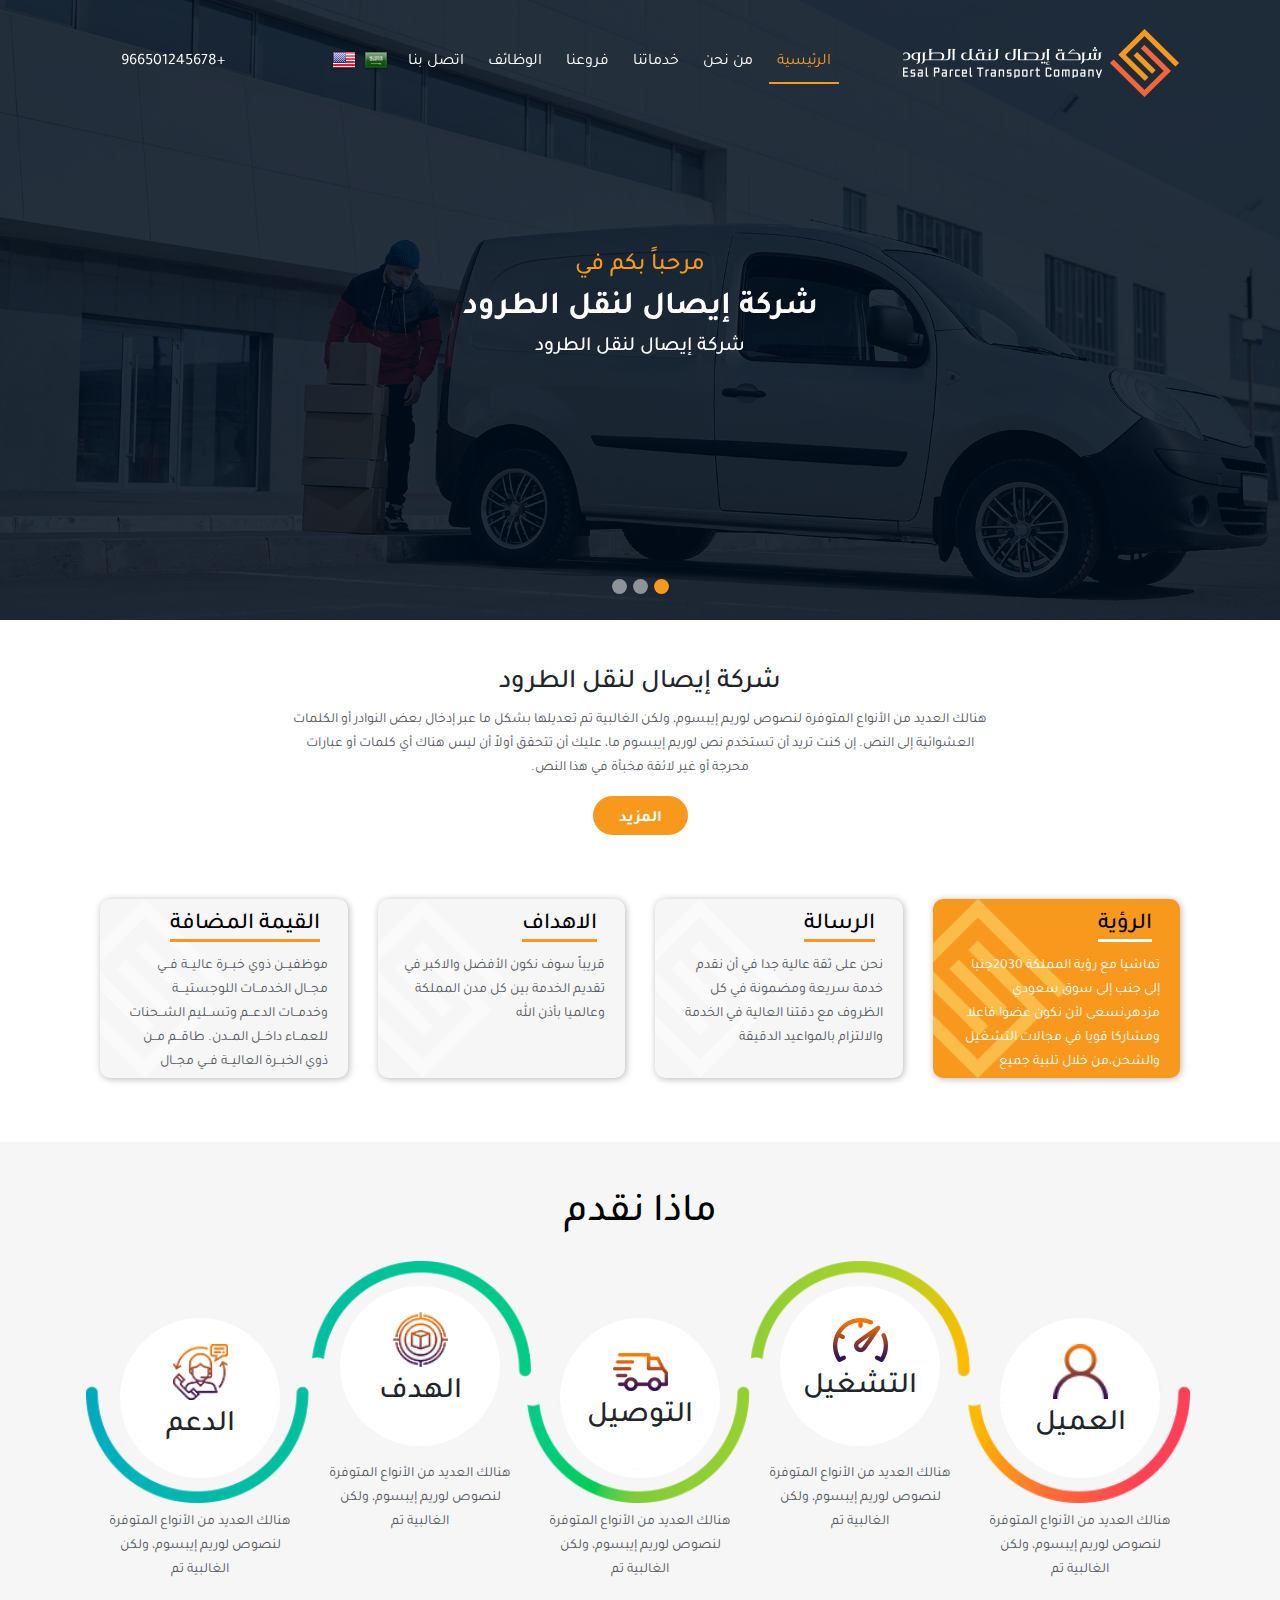
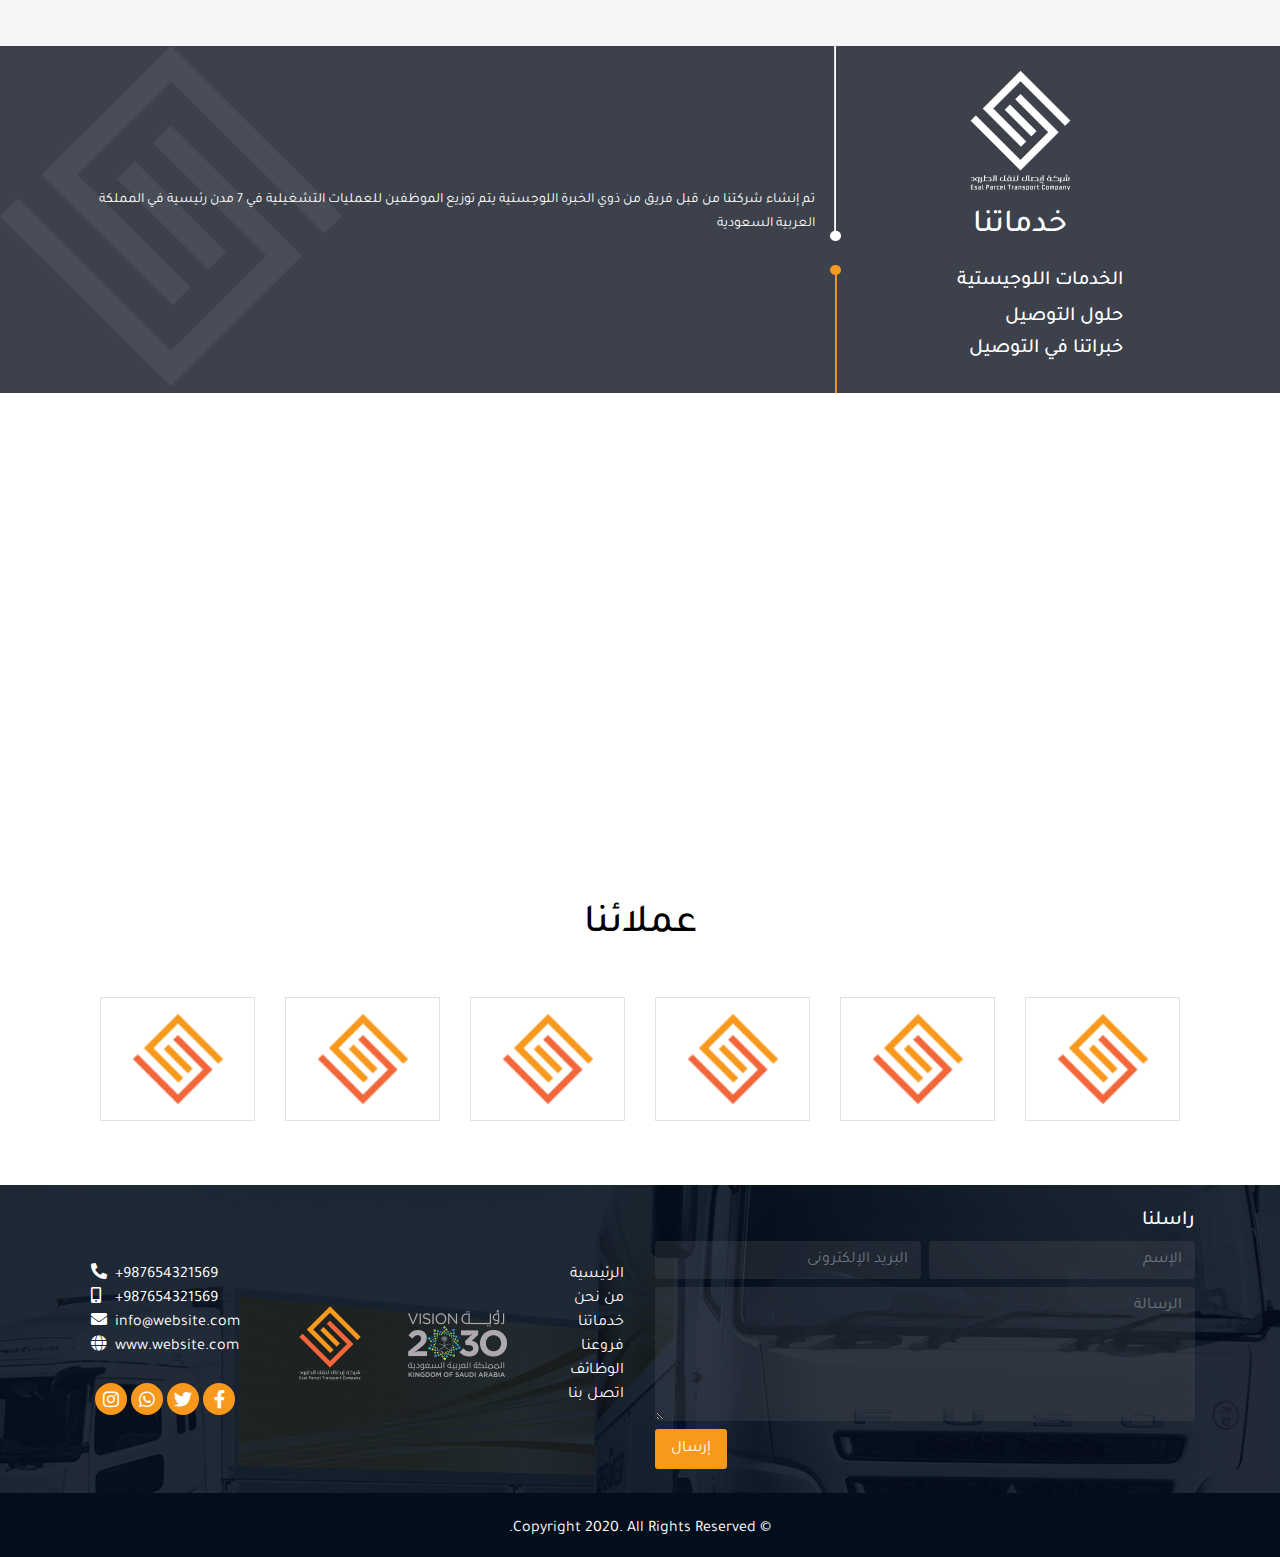
<file: index.html>
<!DOCTYPE html>
<html lang="en">
  <head>
    <meta charset="UTF-8" />
    <meta name="viewport" content="width=device-width, initial-scale=1.0" />
    <link rel="stylesheet" href="./css/bootstrap.min.css" />
    <link
      rel="stylesheet"
      href="https://cdnjs.cloudflare.com/ajax/libs/font-awesome/5.11.2/css/all.min.css"
    />
    <link
      rel="stylesheet"
      href="https://allyoucan.cloud/cdn/icofont/1.0.1/icofont.css"
      crossorigin="anonymous"
    />
    <link rel="preconnect" href="https://fonts.gstatic.com" />
    <link
      href="https://fonts.googleapis.com/css2?family=Tajawal:wght@400;500;700;900&display=swap"
      rel="stylesheet"
    />
    <link rel="stylesheet" href="./css/owl.carousel.min.css" />
    <link rel="stylesheet" href="./css/owl.theme.default.min.css" />
    <link rel="stylesheet" href="./css/style.css" />
    <title>ايصال</title>
  </head>
  <body>
    <nav class="navbar navbar-expand-lg py-4 fixed-top">
      <div class="container">
        <a class="navbar-brand buk-29" href="./index.html">
          <img src="./images/logo.png" alt=""
        /></a>
        <button
          class="navbar-toggler"
          type="button"
          data-toggle="collapse"
          data-target="#navbarSupportedContent"
          aria-controls="navbarSupportedContent"
          aria-expanded="false"
          aria-label="Toggle navigation"
        >
          <i class="custom-bars-icon"></i>
        </button>

        <div
          class="collapse navbar-collapse bar-sm"
          id="navbarSupportedContent"
        >
          <ul class="navbar-nav mx-auto cairo ml-2">
            <li class="nav-item ml-1">
              <a class="nav-link active" href="">الرئيسية</a>
            </li>
            <li class="nav-item mx-1">
              <a class="nav-link" href=" "> من نحن</a>
            </li>
            <li class="nav-item mx-1">
              <a class="nav-link" href=" ">خدماتنا</a>
            </li>
            <li class="nav-item mx-1">
              <a class="nav-link" href=" ">فروعنا</a>
            </li>
            <li class="nav-item mx-1">
              <a class="nav-link" href=" ">الوظائف</a>
            </li>
            <li class="nav-item mx-1">
              <a class="nav-link" href=" "> اتصل بنا</a>
            </li>
            <li class="nav-item mx-1 d-flex">
              <a class="nav-link px-1" href=" "
                ><img src="./images/ar.png" alt=""
              /></a>
              <a class="nav-link px-1" href=" "
                ><img src="./images/en.png" alt=""
              /></a>
            </li>
          </ul>
          <ul class="navbar-nav mx-auto cairo ml-2">
            <li class="nav-item mx-1">
              <a class="nav-link" href="">
                <i class="icofont-ui-call main-color"></i> +966501245678</a
              >
            </li>
          </ul>
        </div>
      </div>
    </nav>
    <header>
      <div
        id="carouselExampleFade"
        class="carousel slide carousel-fade"
        data-ride="carousel"
      >
        <ol class="carousel-indicators">
          <li
            data-target="#carouselExampleCaptions"
            data-slide-to="0"
            class="active"
          ></li>
          <li data-target="#carouselExampleCaptions" data-slide-to="1"></li>
          <li data-target="#carouselExampleCaptions" data-slide-to="2"></li>
        </ol>
        <div class="carousel-inner">
          <div class="carousel-item active">
            <div class="overlay"></div>
            <img src="./images/header-bg.png" class="d-block w-100 h-100" style="object-fit: cover;" alt="..." />
            <div class="carousel-caption ">
              <h4 class="main-color">مرحباً بكم في</h4>
              <h2 class="esal-title my-2">شركة إيصال لنقل الطرود</h2>
              <h5>شركة إيصال لنقل الطرود</h5>
            </div>
          </div>
          <div class="carousel-item">
            <div class="overlay"></div>
            <img src="./images/header-bg.png" class="d-block w-100 h-100" style="object-fit: cover;" alt="..." />
            <div class="carousel-caption ">
              <h4 class="main-color">مرحباً بكم في</h4>
              <h2 class="esal-title my-2">شركة إيصال لنقل الطرود</h2>
              <h5>شركة إيصال لنقل الطرود</h5>
            </div>
          </div>
          <div class="carousel-item">
            <div class="overlay"></div>
            <img src="./images/header-bg.png" class="d-block w-100 h-100" style="object-fit: cover;" alt="..." />
            <div class="carousel-caption ">
              <h4 class="main-color">مرحباً بكم في</h4>
              <h2 class="esal-title my-2">شركة إيصال لنقل الطرود</h2>
              <h5>شركة إيصال لنقل الطرود</h5>
            </div>
          </div>
        </div>
        <a
          class="carousel-control-prev"
          href="#carouselExampleFade"
          role="button"
          data-slide="prev"
        >
          <i class="icofont-thin-left fa-4x"></i>
          <span class="sr-only">Previous</span>
        </a>
        <a
          class="carousel-control-next"
          href="#carouselExampleFade"
          role="button"
          data-slide="next"
        >
          <i class="icofont-thin-right fa-4x"></i>
          <span class="sr-only">Next</span>
        </a>
      </div>
    </header>
    <section class="my-5">
      <div class="container">
        <div class="text-center mb-5">
          <h3 class="title-sm">شركة إيصال لنقل الطرود</h3>
          <p style="max-width: 700px; margin: auto">
            هنالك العديد من الأنواع المتوفرة لنصوص لوريم إيبسوم، ولكن الغالبية
            تم تعديلها بشكل ما عبر إدخال بعض النوادر أو الكلمات العشوائية إلى
            النص. إن كنت تريد أن تستخدم نص لوريم إيبسوم ما، عليك أن تتحقق أولاً
            أن ليس هناك أي كلمات أو عبارات محرجة أو غير لائقة مخبأة في هذا النص.
          </p>
          <div class="text-center my-3">
            <button class="more-btn">
              المزيد <i class="icofont-double-left weird-icon"></i>
            </button>
          </div>
        </div>
        <div class="row w-100 mx-0 px-0">
          <div class="col-xl-3 col-lg-4 col-md-6 py-3">
            <div class="ability-c img-con">
              <div class="card bg-transparent border-0">
                <div class="card-header bg-transparent border-0">
                  <h5 class="d-inline-block mb-0 mr-2">الرؤية</h5>
                </div>
                <div class="card-body bg-transparent border-0 py-0">
                  <p class="v-content">
                    تماشيا مع رؤية المملكة 2030جنبا إلى جنب إلى سوق سعودي مزدهر،نسعى  لأن نكون عضوا فاعلا ومشاركا قويا في مجالات التشغيل والشحن،من خلال تلبية جميع متطلبات العملاءفي جميع المجالات المذكورةوتسهيل جميع العقبات التى تواجه الشركات لتحقيق أهدافها.
                  </p>
                </div>
  
              </div>
              </div>
              </div>
              <div class="col-xl-3 col-lg-4 col-md-6 py-3">
              <div class="img-con">
              <div class="card bg-transparent border-0">
                <div class="card-header bg-transparent border-0">
                  <h5 class="d-inline-block mb-0 mr-2">الرسالة</h5>
                </div>
                <div class="card-body bg-transparent border-0 py-0">
                  <p class="v-content">
                    نحن على ثقة عالية جدا في أن نقدم خدمة سريعة ومضمونة في كل الظروف مع دقتنا العالية في الخدمة والالتزام بالمواعيد الدقيقة
                  </p>
                </div>
  
              </div>
              </div>
              </div>
              <div class="col-xl-3 col-lg-4 col-md-6 py-3">
                <div class="img-con">
                  <div class="card bg-transparent border-0">
                    <div class="card-header bg-transparent border-0">
                      <h5 class="d-inline-block mb-0 mr-2">الاهداف</h5>
                    </div>
                    <div class="card-body bg-transparent border-0 py-0">
                      <p class="v-content">
                        قريباً سوف نكون الأفضل والاكبر في تقديم الخدمة بين كل مدن المملكة وعالميا بأذن الله
                      </p>
                    </div>
                  </div>
                </div>
              </div>
              <div class="col-xl-3 col-lg-4 col-md-6 py-3">
                <div class="img-con">
                  <div class="card bg-transparent border-0">
                    <div class="card-header bg-transparent border-0">
                      <h5 class="d-inline-block mb-0 mr-2">القيمة المضافة</h5>
                    </div>
                    <div class="card-body bg-transparent border-0 py-0">
                      <p class="v-content">
                        موظفيــن ذوي خبــرة عاليــة فــي مجــال الخدمــات اللوجستيـــة وخدمــات الدعــم وتســليم الشــحنات للعمــاء داخــل المــدن.
                        طاقــم مــن ذوي الخبــرة العاليــة فــي مجــال العمليــات الميدانيــة.
                      </p>
                    </div>
                  </div>
                </div>
              </div>
              </div>
        <!-- <div class="row w-100 mx-0 px-0">
          <div class="col-xl-4 col-lg-4 col-md-6 py-3">
            <div class="ability-c img-con">
              <div class="card bg-transparent border-0">
                <div class="card-header bg-transparent border-0">
                  <h5 class="d-inline-block mb-0 mr-2">الرؤية</h5>
                </div>
                <div class="card-body bg-transparent border-0 py-0">
                  <p class="v-content">
                    هنالك العديد من الأنواع المتوفرة لنصوص لوريم إيبسوم، ولكن
                    الغالبية تم تعديلها بشكل ما عبر إدخال بعض النوادر أو الكلمات
                    العشوائية إلى النص. إن كنت تريد أن تستخدم نص لوريم إيبسوم
                    ما، عليك أن تتحقق أولاً أن ليس هناك أي كلمات أو عبارات محرجة
                    أو غير لائقة مخبأة في هذا النص. بينما تعمل جميع مولّدات نصوص
                    لوريم إيبسوم على الإنترنت على إعادة تكرار مقاطع من نص لوريم
                    إيبسوم نفسه عدة مرات بما تتطلبه الحاجة، يقوم مولّدنا هذا
                    باستخدام كلمات من قاموس يحوي على أكثر من 200 كلمة لا تينية،
                    مضاف إليها مجموعة من الجمل النموذجية، لتكوين نص لوريم إيبسوم
                    ذو شكل منطقي قريب إلى النص الحقيقي. وبالتالي يكون النص
                    الناتح خالي من التكرار، أو أي كلمات أو عبارات غير لائقة أو
                    ما شابه. وهذا ما يجعله أول مولّد نص لوريم إيبسوم حقيقي على
                    الإنترنت.
                  </p>
                </div>
                <div class="card-footer text-left bg-transparent border-0">
                  <a href="" class="text-white">
                    <span class="d-inline-block ml-2 more-c"
                      >المزيد
                      <i
                        style="font-size: 30px; vertical-align: middle"
                        class="icofont-long-arrow-left"
                      ></i>
                    </span>
                  </a>
                </div>
              </div>
            </div>
          </div>
          <div class="col-xl-4 col-lg-4 col-md-6 py-3">
            <div class="img-con">
              <div class="card bg-transparent border-0">
                <div class="card-header bg-transparent border-0">
                  <h5 class="d-inline-block mb-0 mr-2">الرؤية</h5>
                </div>
                <div class="card-body bg-transparent border-0 py-0">
                  <p class="v-content">
                    هنالك العديد من الأنواع المتوفرة لنصوص لوريم إيبسوم، ولكن
                    الغالبية تم تعديلها بشكل ما عبر إدخال بعض النوادر أو الكلمات
                    العشوائية إلى النص. إن كنت تريد أن تستخدم نص لوريم إيبسوم
                    ما، عليك أن تتحقق أولاً أن ليس هناك أي كلمات أو عبارات محرجة
                    أو غير لائقة مخبأة في هذا النص. بينما تعمل جميع مولّدات نصوص
                    لوريم إيبسوم على الإنترنت على إعادة تكرار مقاطع من نص لوريم
                    إيبسوم نفسه عدة مرات بما تتطلبه الحاجة، يقوم مولّدنا هذا
                    باستخدام كلمات من قاموس يحوي على أكثر من 200 كلمة لا تينية،
                    مضاف إليها مجموعة من الجمل النموذجية، لتكوين نص لوريم إيبسوم
                    ذو شكل منطقي قريب إلى النص الحقيقي. وبالتالي يكون النص
                    الناتح خالي من التكرار، أو أي كلمات أو عبارات غير لائقة أو
                    ما شابه. وهذا ما يجعله أول مولّد نص لوريم إيبسوم حقيقي على
                    الإنترنت.
                  </p>
                </div>
                <div class="card-footer text-left bg-transparent border-0">
                  <a href="" class=""
                    ><span class="d-inline-block ml-2 more-c"
                      >المزيد
                      <i
                        style="font-size: 30px; vertical-align: middle"
                        class="icofont-long-arrow-left"
                      ></i
                    ></span>
                  </a>
                </div>
              </div>
            </div>
          </div>
          <div class="col-xl-4 col-lg-4 col-md-6 py-3">
            <div class="img-con">
              <div class="card bg-transparent border-0">
                <div class="card-header bg-transparent border-0">
                  <h5 class="d-inline-block mb-0 mr-2">الرؤية</h5>
                </div>
                <div class="card-body bg-transparent border-0 py-0">
                  <p class="v-content">
                    هنالك العديد من الأنواع المتوفرة لنصوص لوريم إيبسوم، ولكن
                    الغالبية تم تعديلها بشكل ما عبر إدخال بعض النوادر أو الكلمات
                    العشوائية إلى النص. إن كنت تريد أن تستخدم نص لوريم إيبسوم
                    ما، عليك أن تتحقق أولاً أن ليس هناك أي كلمات أو عبارات محرجة
                    أو غير لائقة مخبأة في هذا النص. بينما تعمل جميع مولّدات نصوص
                    لوريم إيبسوم على الإنترنت على إعادة تكرار مقاطع من نص لوريم
                    إيبسوم نفسه عدة مرات بما تتطلبه الحاجة، يقوم مولّدنا هذا
                    باستخدام كلمات من قاموس يحوي على أكثر من 200 كلمة لا تينية،
                    مضاف إليها مجموعة من الجمل النموذجية، لتكوين نص لوريم إيبسوم
                    ذو شكل منطقي قريب إلى النص الحقيقي. وبالتالي يكون النص
                    الناتح خالي من التكرار، أو أي كلمات أو عبارات غير لائقة أو
                    ما شابه. وهذا ما يجعله أول مولّد نص لوريم إيبسوم حقيقي على
                    الإنترنت.
                  </p>
                </div>
                <div class="card-footer text-left bg-transparent border-0">
                  <a href="" class=""
                    ><span class="d-inline-block ml-2 more-c"
                      >المزيد
                      <i
                        style="font-size: 30px; vertical-align: middle"
                        class="icofont-long-arrow-left"
                      ></i
                    ></span>
                  </a>
                </div>
              </div>
            </div>
          </div>
          <div class="col-xl-4 col-lg-4 col-md-6 py-3">
            <div class="img-con">
              <div class="card bg-transparent border-0">
                <div class="card-header bg-transparent border-0">
                  <h5 class="d-inline-block mb-0 mr-2">القيمة المضافة </h5>
                </div>
                <div class="card-body bg-transparent border-0 py-0">
                  <p class="v-content">
                    موظفيــن ذوي خبــرة عاليــة فــي مجــال الخدمــات اللوجستيـــة وخدمــات الدعــم وتســليم الشــحنات للعمــاء داخــل المــدن. <br>

                    طاقــم مــن ذوي الخبــرة العاليــة فــي مجــال العمليــات الميدانيــة.                  </p>
                </div>
                
              </div>
            </div>
          </div>
        </div> -->
      </div>
    </section>
    <section class="py-5" style="background-color: rgb(246 246 246)">
      <div class="container what-provide">
        <h3 class="title-sm text-center mb-5" style="color: #000;font-size: 40px;">ماذا نقدم</h3>
        <div class="row w-100 mx-auto px-0" style="max-width: 1100px;">
          <div class="col-xl col-12 col col-lg-4 col-md-4 col-sm-6  mt-aln">
            <div class="provide ">
              <div class="provide-content bg-white">
                <img src="./images/client.png" alt="" />
                <h5 class="text-center my-2">العميل</h5>
              </div>
              <img class="under under1" src="./images/under1.png" alt="">
            </div>
            <p class="mt-aln text-center">هنالك العديد من الأنواع المتوفرة لنصوص لوريم إيبسوم، ولكن الغالبية تم </p>
          </div>
          <div class="col-xl col-12 col col-lg-4 col-md-4 col-sm-6  ">
            <div class="provide ">
              <div class="provide-content bg-white">
                <img src="./images/process.png" alt="" />
                <h5 class="text-center my-2">التشغيل</h5>
              </div>
              <img class="under under2" src="./images/under2.png" alt="">
            </div>
            <p class="mt-al text-center">هنالك العديد من الأنواع المتوفرة لنصوص لوريم إيبسوم، ولكن الغالبية تم </p>

          </div>
          <div class="col-xl col-12 col col-lg-4 col-md-4 col-sm-6   mt-aln">
            <div class="provide ">
              <div class="provide-content bg-white">
                <img src="./images/delivery.png" alt="" />
                <h5 class="text-center my-2">التوصيل</h5>
              </div>
              <img class="under under1" src="./images/under3.png" alt="">
            </div>
            <p class="mt-aln text-center">هنالك العديد من الأنواع المتوفرة لنصوص لوريم إيبسوم، ولكن الغالبية تم </p>

          </div>
          <div class="col-xl col-12 col col-lg-4 col-md-4 col-sm-6  ">
            <div class="provide ">
              <div class="provide-content bg-white">
                <img src="./images/target.png" alt="" />
                <h5 class="text-center my-2">الهدف</h5>
              </div>
              <img class="under under2" src="./images/under4.png" alt="">
            </div>
            <p class="mt-al text-center">هنالك العديد من الأنواع المتوفرة لنصوص لوريم إيبسوم، ولكن الغالبية تم </p>
          </div>
          <div class="col-xl col-12 col col-lg-4 col-md-4 col-sm-6   mt-aln">
            <div class="provide ">
              <div class="provide-content bg-white">
                <img src="./images/customer-service.png" alt="" />
                <h5 class="text-center my-2">الدعم</h5>
              </div>
              <img class="under under1" src="./images/under5.png" alt="">
            </div>
            <p class="mt-aln text-center">هنالك العديد من الأنواع المتوفرة لنصوص لوريم إيبسوم، ولكن الغالبية تم </p>
          </div>
        </div>
      </div>
    </section>
    <section  class="postion-relative services">
      <img class="section-bg-img" src="./images/section-img.png" alt="">
      <div class="container">
        <div class="row">
          <div class="col-md-4">
            <div class="d-flex justify-content-between">
              <div class="text-center flex-grow-1 text-white m-4">
                <img src="./images/services.png" alt="">
                <div>
                  <h2 class="text-white my-3">خدماتنا</h2>
                </div>
                <div style="max-width: 205px;" class="mx-auto text-right">
                  <h5>الخدمات اللوجيستية <i style="font-size: 30px; vertical-align: middle" class="icofont-long-arrow-left main-color"></i></h5>
                  <h5>حلول التوصيل</h5>
                  <h5>خبراتنا في التوصيل</h5>
                </div>
              </div>
              <div class="d-flex flex-column justify-content-between align-items-between imgs-sep">
                <img class="d-block mb-3" style="height: 56%;width: 11px;" src="./images/up-white.png" alt="">
                <img class="d-block" style="height: 37%;width: 11px;" src="./images/down-yellow.png" alt="">
              </div>
            </div>
            <div>
  
            </div>
          </div>
          <div class="col-md-8">
           <div class="d-flex align-items-center h-100">
            <p class="text-white">تم إنشاء شركتنا من قبل فريق من ذوي الخبرة اللوجستية يتم توزيع الموظفين للعمليات التشغيلية في 7 مدن رئيسية في المملكة العربية السعودية</p>
           </div>
          </div>
        </div>
      </div>
    </section>
    <section>
      <iframe class="w-100" src="https://www.google.com/maps/embed?pb=!1m14!1m12!1m3!1d58991848.66665924!2d30.418989009420876!3d25.519160213029533!2m3!1f0!2f0!3f0!3m2!1i1024!2i768!4f13.1!5e0!3m2!1sen!2seg!4v1605938361830!5m2!1sen!2seg" width="600" height="450" frameborder="0" style="border:0;" allowfullscreen="" aria-hidden="false" tabindex="0"></iframe>
    </section>
    <section class="my-5">
      <div class="container">
        <h3 class="title-sm text-center mb-5" style="color: #000;font-size: 40px;">عملائنا</h3>
        <div class="row w-100 mx-0 px-0">
          <div class="col-xl-2 col-lg-3 col-md-4 col-sm-6 mb-3  md-4">
            <div class="client-section d-flex align-items-center p-3 border justify-content-center">
              <img style="width: 90px;height: 90px;" src="./images/client-section.png" alt="">
            </div>
          </div>
          <div class="col-xl-2 col-lg-3 col-md-4 col-sm-6 mb-3  md-4">
            <div class="client-section d-flex align-items-center p-3 border justify-content-center">
              <img style="width: 90px;height: 90px;" src="./images/client-section.png" alt="">
            </div>
          </div>
          <div class="col-xl-2 col-lg-3 col-md-4 col-sm-6 mb-3  md-4">
            <div class="client-section d-flex align-items-center p-3 border justify-content-center">
              <img style="width: 90px;height: 90px;" src="./images/client-section.png" alt="">
            </div>
          </div>
          <div class="col-xl-2 col-lg-3 col-md-4 col-sm-6 mb-3  md-4">
            <div class="client-section d-flex align-items-center p-3 border justify-content-center">
              <img style="width: 90px;height: 90px;" src="./images/client-section.png" alt="">
            </div>
          </div>
          <div class="col-xl-2 col-lg-3 col-md-4 col-sm-6 mb-3  md-4">
            <div class="client-section d-flex align-items-center p-3 border justify-content-center">
              <img style="width: 90px;height: 90px;" src="./images/client-section.png" alt="">
            </div>
          </div>
          <div class="col-xl-2 col-lg-3 col-md-4 col-sm-6 mb-3  md-4">
            <div class="client-section d-flex align-items-center p-3 border justify-content-center">
              <img style="width: 90px;height: 90px;" src="./images/client-section.png" alt="">
            </div>
          </div>
        </div>
      </div>
    </section>
 
    



    <footer>
     
      <div class="main-footer position-relative">
        <div class="container position-relative" style="z-index: 5;">
          <div class="row text-white">
          
            <div class=" col-xl-6 col-lg-5 minister  mt-4 mb-3">
              <h5 class="font-weigh-bold mb-2">راسلنا</h5>
              <form action="">
                <div class="row">
                  <div class="col-6 pl-1 mb-2  med-1">
                    <input placeholder="الإسم" type="text" class="form-control ">
                  </div>
                  <div class="col-6 pr-1 mb-2  med-2">
                    <input placeholder="البريد الإلكترونى" type="text" class="form-control ">
                  </div>
                  <div class="col-12">
                    <textarea placeholder="الرسالة" class="form-control " name="" id="" cols="30" rows="5"></textarea>
                  </div>
                  <div class="text-left col-12 my-2">
                    <button class="contact-btn  py-2 px-3">إرسال</button>
                  </div>
                </div>
    
              </form>
            </div>
            <div class="col-xl-1 col-lg-1 col-md-4 col-sm-4 col-3  mt-4 mb-3">
              <div class="row links align-items-center h-100">
                <div class=" p-0">
                  <ul class="list-unstyled text-right pr-3">
                    <li><a href="" class="text-white">الرئيسية</a></li>
                    <li><a href="" class="text-white">من نحن </a></li>
                    <li><a href="" class="text-white">خدماتنا</a></li>
                    <li><a href="" class="text-white">فروعنا</a></li>
                    <li><a href="" class="text-white">الوظائف</a></li>
                    <li><a href="" class="text-white">اتصل بنا</a></li>
                  </ul>
                </div>
              </div>
            </div>
            <div class="col-xl-3 col-lg-3 col-md-4 col-sm-4 col-9 mt-4 mb-3">
              <div class="d-flex align-items-center h-100 justify-content-around">
                <img src="./images/2020.png" alt="">
                <img src="./images/footer-logo.png" alt="">
              </div>
            </div>
            <div class="col-xl-2 col-lg-3 col-md-4 col-sm-4 col-12  mt-4 mb-3 d-flex flex-column align-items-center justify-content-center">
              <ul class="list-unstyled plus-info p-0 text-left">
                <li><a class="text-white" href=""> <span class="ph-n"><bdo dir="rtl">965123456789+</bdo></span> <span class="footer-link"> <i style="width: 20px;" class="fas   fa-phone-alt"></i></span></a></li>
                <li><a class="text-white" href=""> <span class="ph-n"><bdo dir="rtl">965123456789+</bdo></span> <span class="footer-link"> <i style="width: 20px;" class="fas   fa-mobile-alt"></i></span></a></li>
                <li><a class="text-white" href=""> info@website.com <span class="footer-link"> <i style="width: 20px;" class="fas   fa-envelope"></i></span></a></li>
                <li><a class="text-white" href=""> www.website.com <span class="footer-link"> <i style="width: 20px;" class="fas   fa-globe"></i></span></a></li>
              </ul>
              <ul class="navbar-nav p-0 social-links text-left">
                <li class="nav-item">
                  <a class="nav-link d-inline-block " href="#"><i class="fab fa-facebook-f"></i></a>
                  <a class="nav-link d-inline-block " href="#"><i class="fab fa-twitter"></i></a>
                  <a class="nav-link d-inline-block " href="#"><i class="fab fa-whatsapp"></i></a>
                  <a class="nav-link d-inline-block " href="#"><i class="fab fa-instagram"></i></a>
  
                </li>
              </ul>
            </div>
          </div>
        </div>
      </div>

      <div class="bg-light-color">
        <div class="last-footer container-fluid">
          <div class="copy-rights text-center w-100 mt-3 mb-2">
            <a href="https://www.const-tech.com.sa/" target="_black" class="text-white mb-0 tech">© Copyright 2020. All Rights Reserved.
            </a>
          </div>
         
        </div>
      </div>
    </footer>
    <script src="./js/jquery-3.3.1.min.js"></script>
    <script src="./js/popper.min.js"></script>
    <script src="./js/bootstrap.min.js"></script>
    <script src="./js/owl.carousel.min.js"></script>
    <script src="./js/main.js"></script>
  </body>
</html>
</file>
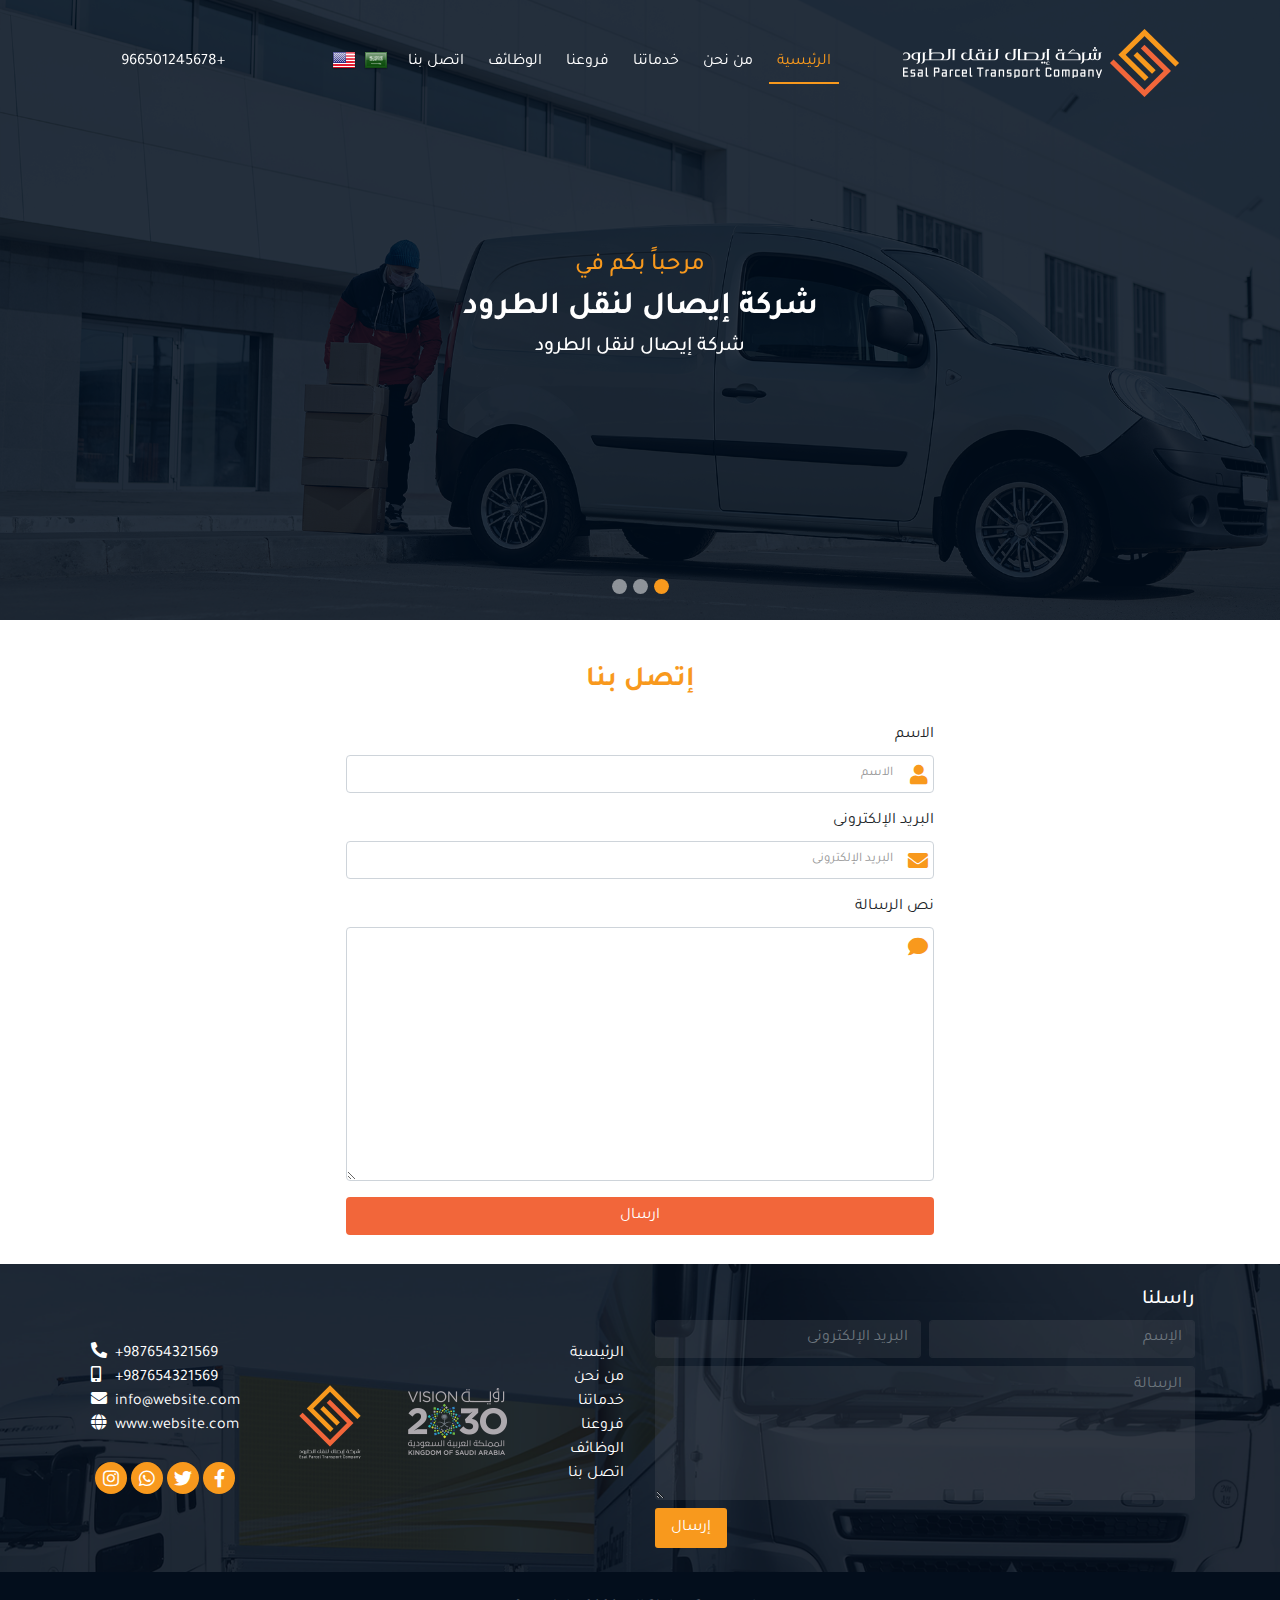
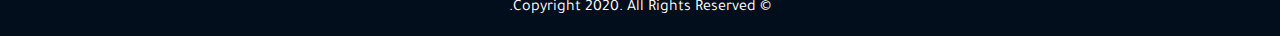
<file: contact.html>
<!DOCTYPE html>
<html lang="en">
  <head>
    <meta charset="UTF-8" />
    <meta name="viewport" content="width=device-width, initial-scale=1.0" />
    <link rel="stylesheet" href="./css/bootstrap.min.css" />
    <link
      rel="stylesheet"
      href="https://cdnjs.cloudflare.com/ajax/libs/font-awesome/5.11.2/css/all.min.css"
    />
    <link
      rel="stylesheet"
      href="https://allyoucan.cloud/cdn/icofont/1.0.1/icofont.css"
      crossorigin="anonymous"
    />
    <link rel="preconnect" href="https://fonts.gstatic.com" />
    <link
      href="https://fonts.googleapis.com/css2?family=Tajawal:wght@400;500;700;900&display=swap"
      rel="stylesheet"
    />
    <link rel="stylesheet" href="./css/owl.carousel.min.css" />
    <link rel="stylesheet" href="./css/owl.theme.default.min.css" />
    <link rel="stylesheet" href="./css/style.css" />
    <title>ايصال</title>
  </head>
  <body>
    <nav class="navbar navbar-expand-lg py-4 fixed-top">
      <div class="container">
        <a class="navbar-brand buk-29" href="./index.html">
          <img src="./images/logo.png" alt=""
        /></a>
        <button
          class="navbar-toggler"
          type="button"
          data-toggle="collapse"
          data-target="#navbarSupportedContent"
          aria-controls="navbarSupportedContent"
          aria-expanded="false"
          aria-label="Toggle navigation"
        >
          <i class="custom-bars-icon"></i>
        </button>

        <div
          class="collapse navbar-collapse bar-sm"
          id="navbarSupportedContent"
        >
          <ul class="navbar-nav mx-auto cairo ml-2">
            <li class="nav-item ml-1">
              <a class="nav-link active" href="">الرئيسية</a>
            </li>
            <li class="nav-item mx-1">
              <a class="nav-link" href=" "> من نحن</a>
            </li>
            <li class="nav-item mx-1">
              <a class="nav-link" href=" ">خدماتنا</a>
            </li>
            <li class="nav-item mx-1">
              <a class="nav-link" href=" ">فروعنا</a>
            </li>
            <li class="nav-item mx-1">
              <a class="nav-link" href=" ">الوظائف</a>
            </li>
            <li class="nav-item mx-1">
              <a class="nav-link" href=" "> اتصل بنا</a>
            </li>
            <li class="nav-item mx-1 d-flex">
              <a class="nav-link px-1" href=" "
                ><img src="./images/ar.png" alt=""
              /></a>
              <a class="nav-link px-1" href=" "
                ><img src="./images/en.png" alt=""
              /></a>
            </li>
          </ul>
          <ul class="navbar-nav mx-auto cairo ml-2">
            <li class="nav-item mx-1">
              <a class="nav-link" href="">
                <i class="icofont-ui-call main-color"></i> +966501245678</a
              >
            </li>
          </ul>
        </div>
      </div>
    </nav>
    <header>
      <div
        id="carouselExampleFade"
        class="carousel slide carousel-fade"
        data-ride="carousel"
      >
        <ol class="carousel-indicators">
          <li
            data-target="#carouselExampleCaptions"
            data-slide-to="0"
            class="active"
          ></li>
          <li data-target="#carouselExampleCaptions" data-slide-to="1"></li>
          <li data-target="#carouselExampleCaptions" data-slide-to="2"></li>
        </ol>
        <div class="carousel-inner">
          <div class="carousel-item active">
            <div class="overlay"></div>
            <img src="./images/header-bg.png" class="d-block w-100 h-100" style="object-fit: cover;" alt="..." />
            <div class="carousel-caption ">
              <h4 class="main-color">مرحباً بكم في</h4>
              <h2 class="esal-title my-2">شركة إيصال لنقل الطرود</h2>
              <h5>شركة إيصال لنقل الطرود</h5>
            </div>
          </div>
          <div class="carousel-item">
            <div class="overlay"></div>
            <img src="./images/header-bg.png" class="d-block w-100 h-100" style="object-fit: cover;" alt="..." />
            <div class="carousel-caption ">
              <h4 class="main-color">مرحباً بكم في</h4>
              <h2 class="esal-title my-2">شركة إيصال لنقل الطرود</h2>
              <h5>شركة إيصال لنقل الطرود</h5>
            </div>
          </div>
          <div class="carousel-item">
            <div class="overlay"></div>
            <img src="./images/header-bg.png" class="d-block w-100 h-100" style="object-fit: cover;" alt="..." />
            <div class="carousel-caption ">
              <h4 class="main-color">مرحباً بكم في</h4>
              <h2 class="esal-title my-2">شركة إيصال لنقل الطرود</h2>
              <h5>شركة إيصال لنقل الطرود</h5>
            </div>
          </div>
        </div>
        <a
          class="carousel-control-prev"
          href="#carouselExampleFade"
          role="button"
          data-slide="prev"
        >
          <i class="icofont-thin-left fa-4x"></i>
          <span class="sr-only">Previous</span>
        </a>
        <a
          class="carousel-control-next"
          href="#carouselExampleFade"
          role="button"
          data-slide="next"
        >
          <i class="icofont-thin-right fa-4x"></i>
          <span class="sr-only">Next</span>
        </a>
      </div>
    </header>
   

    <div class="container" style="max-width: 700px;margin:auto;">
      <div class=" bg-white p-3 main-form py-4">
         
        <div>
          <h3 class="text-center main-color font-weight-bold py-3">إتصل بنا</h3>
        </div>
        <div>
          <form action="" class="login-form">
            <div class="form-group ">
              <label for="" class="">الاسم</label>
              <div class="position-relative">
                <input type="text" class="form-control" placeholder="الاسم">
                <i class="fas fa-user log-form"></i>
              </div>
            </div>
            <div class="form-group ">
              <label for="" class="">البريد الإلكترونى</label>
              <div class="position-relative">
                <input type="text" class="form-control" placeholder="البريد الإلكترونى">
                <i class="fas fa-envelope log-form"></i>
              </div>
            </div>
            <div class="form-group ">
              <label for="" class="">نص الرسالة</label>
              <div class="position-relative">
                <textarea name="" class="form-control" id="" cols="30" rows="10"></textarea>
                <i class="fas fa-comment log-form"></i>
              </div>
            </div>
            <div>
              <button class="btn btn-block text-white log-btn">ارسال </button>
            </div>
          </form>
        </div>
      </div>
    </div>
    



    <footer>
     
      <div class="main-footer position-relative">
        <div class="container position-relative" style="z-index: 5;">
          <div class="row text-white">
          
            <div class=" col-xl-6 col-lg-5 minister  mt-4 mb-3">
              <h5 class="font-weigh-bold mb-2">راسلنا</h5>
              <form action="">
                <div class="row">
                  <div class="col-6 pl-1 mb-2  med-1">
                    <input placeholder="الإسم" type="text" class="form-control ">
                  </div>
                  <div class="col-6 pr-1 mb-2  med-2">
                    <input placeholder="البريد الإلكترونى" type="text" class="form-control ">
                  </div>
                  <div class="col-12">
                    <textarea placeholder="الرسالة" class="form-control " name="" id="" cols="30" rows="5"></textarea>
                  </div>
                  <div class="text-left col-12 my-2">
                    <button class="contact-btn  py-2 px-3">إرسال</button>
                  </div>
                </div>
    
              </form>
            </div>
            <div class="col-xl-1 col-lg-1 col-md-4 col-sm-4 col-3  mt-4 mb-3">
              <div class="row links align-items-center h-100">
                <div class=" p-0">
                  <ul class="list-unstyled text-right pr-3">
                    <li><a href="" class="text-white">الرئيسية</a></li>
                    <li><a href="" class="text-white">من نحن </a></li>
                    <li><a href="" class="text-white">خدماتنا</a></li>
                    <li><a href="" class="text-white">فروعنا</a></li>
                    <li><a href="" class="text-white">الوظائف</a></li>
                    <li><a href="" class="text-white">اتصل بنا</a></li>
                  </ul>
                </div>
              </div>
            </div>
            <div class="col-xl-3 col-lg-3 col-md-4 col-sm-4 col-9 mt-4 mb-3">
              <div class="d-flex align-items-center h-100 justify-content-around">
                <img src="./images/2020.png" alt="">
                <img src="./images/footer-logo.png" alt="">
              </div>
            </div>
            <div class="col-xl-2 col-lg-3 col-md-4 col-sm-4 col-12  mt-4 mb-3 d-flex flex-column align-items-center justify-content-center">
              <ul class="list-unstyled plus-info p-0 text-left">
                <li><a class="text-white" href=""> <span class="ph-n"><bdo dir="rtl">965123456789+</bdo></span> <span class="footer-link"> <i style="width: 20px;" class="fas   fa-phone-alt"></i></span></a></li>
                <li><a class="text-white" href=""> <span class="ph-n"><bdo dir="rtl">965123456789+</bdo></span> <span class="footer-link"> <i style="width: 20px;" class="fas   fa-mobile-alt"></i></span></a></li>
                <li><a class="text-white" href=""> info@website.com <span class="footer-link"> <i style="width: 20px;" class="fas   fa-envelope"></i></span></a></li>
                <li><a class="text-white" href=""> www.website.com <span class="footer-link"> <i style="width: 20px;" class="fas   fa-globe"></i></span></a></li>
              </ul>
              <ul class="navbar-nav p-0 social-links text-left">
                <li class="nav-item">
                  <a class="nav-link d-inline-block " href="#"><i class="fab fa-facebook-f"></i></a>
                  <a class="nav-link d-inline-block " href="#"><i class="fab fa-twitter"></i></a>
                  <a class="nav-link d-inline-block " href="#"><i class="fab fa-whatsapp"></i></a>
                  <a class="nav-link d-inline-block " href="#"><i class="fab fa-instagram"></i></a>
  
                </li>
              </ul>
            </div>
          </div>
        </div>
      </div>

      <div class="bg-light-color">
        <div class="last-footer container-fluid">
          <div class="copy-rights text-center w-100 mt-3 mb-2">
            <a href="https://www.const-tech.com.sa/" target="_black" class="text-white mb-0 tech">© Copyright 2020. All Rights Reserved.
            </a>
          </div>
         
        </div>
      </div>
    </footer>
    <script src="./js/jquery-3.3.1.min.js"></script>
    <script src="./js/popper.min.js"></script>
    <script src="./js/bootstrap.min.js"></script>
    <script src="./js/owl.carousel.min.js"></script>
    <script src="./js/main.js"></script>
  </body>
</html>
</file>
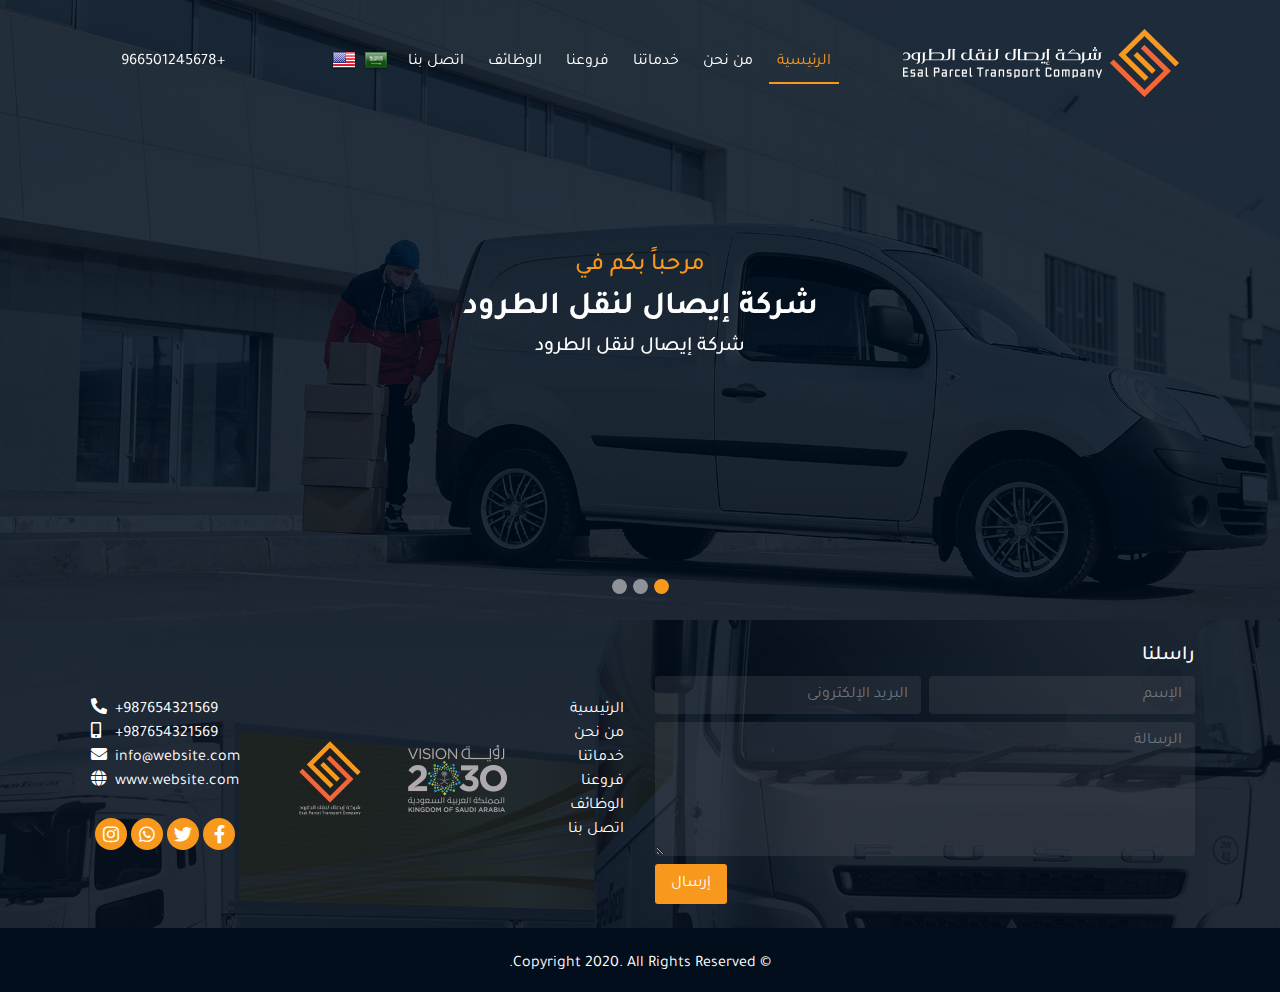
<file: empty.html>
<!DOCTYPE html>
<html lang="en">
  <head>
    <meta charset="UTF-8" />
    <meta name="viewport" content="width=device-width, initial-scale=1.0" />
    <link rel="stylesheet" href="./css/bootstrap.min.css" />
    <link
      rel="stylesheet"
      href="https://cdnjs.cloudflare.com/ajax/libs/font-awesome/5.11.2/css/all.min.css"
    />
    <link
      rel="stylesheet"
      href="https://allyoucan.cloud/cdn/icofont/1.0.1/icofont.css"
      crossorigin="anonymous"
    />
    <link rel="preconnect" href="https://fonts.gstatic.com" />
    <link
      href="https://fonts.googleapis.com/css2?family=Tajawal:wght@400;500;700;900&display=swap"
      rel="stylesheet"
    />
    <link rel="stylesheet" href="./css/owl.carousel.min.css" />
    <link rel="stylesheet" href="./css/owl.theme.default.min.css" />
    <link rel="stylesheet" href="./css/style.css" />
    <title>ايصال</title>
  </head>
  <body>
    <nav class="navbar navbar-expand-lg py-4 fixed-top">
      <div class="container">
        <a class="navbar-brand buk-29" href="./index.html">
          <img src="./images/logo.png" alt=""
        /></a>
        <button
          class="navbar-toggler"
          type="button"
          data-toggle="collapse"
          data-target="#navbarSupportedContent"
          aria-controls="navbarSupportedContent"
          aria-expanded="false"
          aria-label="Toggle navigation"
        >
          <i class="custom-bars-icon"></i>
        </button>

        <div
          class="collapse navbar-collapse bar-sm"
          id="navbarSupportedContent"
        >
          <ul class="navbar-nav mx-auto cairo ml-2">
            <li class="nav-item ml-1">
              <a class="nav-link active" href="">الرئيسية</a>
            </li>
            <li class="nav-item mx-1">
              <a class="nav-link" href=" "> من نحن</a>
            </li>
            <li class="nav-item mx-1">
              <a class="nav-link" href=" ">خدماتنا</a>
            </li>
            <li class="nav-item mx-1">
              <a class="nav-link" href=" ">فروعنا</a>
            </li>
            <li class="nav-item mx-1">
              <a class="nav-link" href=" ">الوظائف</a>
            </li>
            <li class="nav-item mx-1">
              <a class="nav-link" href=" "> اتصل بنا</a>
            </li>
            <li class="nav-item mx-1 d-flex">
              <a class="nav-link px-1" href=" "
                ><img src="./images/ar.png" alt=""
              /></a>
              <a class="nav-link px-1" href=" "
                ><img src="./images/en.png" alt=""
              /></a>
            </li>
          </ul>
          <ul class="navbar-nav mx-auto cairo ml-2">
            <li class="nav-item mx-1">
              <a class="nav-link" href="">
                <i class="icofont-ui-call main-color"></i> +966501245678</a
              >
            </li>
          </ul>
        </div>
      </div>
    </nav>
    <header>
      <div
        id="carouselExampleFade"
        class="carousel slide carousel-fade"
        data-ride="carousel"
      >
        <ol class="carousel-indicators">
          <li
            data-target="#carouselExampleCaptions"
            data-slide-to="0"
            class="active"
          ></li>
          <li data-target="#carouselExampleCaptions" data-slide-to="1"></li>
          <li data-target="#carouselExampleCaptions" data-slide-to="2"></li>
        </ol>
        <div class="carousel-inner">
          <div class="carousel-item active">
            <div class="overlay"></div>
            <img src="./images/header-bg.png" class="d-block w-100 h-100" style="object-fit: cover;" alt="..." />
            <div class="carousel-caption ">
              <h4 class="main-color">مرحباً بكم في</h4>
              <h2 class="esal-title my-2">شركة إيصال لنقل الطرود</h2>
              <h5>شركة إيصال لنقل الطرود</h5>
            </div>
          </div>
          <div class="carousel-item">
            <div class="overlay"></div>
            <img src="./images/header-bg.png" class="d-block w-100 h-100" style="object-fit: cover;" alt="..." />
            <div class="carousel-caption ">
              <h4 class="main-color">مرحباً بكم في</h4>
              <h2 class="esal-title my-2">شركة إيصال لنقل الطرود</h2>
              <h5>شركة إيصال لنقل الطرود</h5>
            </div>
          </div>
          <div class="carousel-item">
            <div class="overlay"></div>
            <img src="./images/header-bg.png" class="d-block w-100 h-100" style="object-fit: cover;" alt="..." />
            <div class="carousel-caption ">
              <h4 class="main-color">مرحباً بكم في</h4>
              <h2 class="esal-title my-2">شركة إيصال لنقل الطرود</h2>
              <h5>شركة إيصال لنقل الطرود</h5>
            </div>
          </div>
        </div>
        <a
          class="carousel-control-prev"
          href="#carouselExampleFade"
          role="button"
          data-slide="prev"
        >
          <i class="icofont-thin-left fa-4x"></i>
          <span class="sr-only">Previous</span>
        </a>
        <a
          class="carousel-control-next"
          href="#carouselExampleFade"
          role="button"
          data-slide="next"
        >
          <i class="icofont-thin-right fa-4x"></i>
          <span class="sr-only">Next</span>
        </a>
      </div>
    </header>
   

    <div class="container" style="max-width: 700px;margin:auto;">
    </div>
    



    <footer>
     
      <div class="main-footer position-relative">
        <div class="container position-relative" style="z-index: 5;">
          <div class="row text-white">
          
            <div class=" col-xl-6 col-lg-5 minister  mt-4 mb-3">
              <h5 class="font-weigh-bold mb-2">راسلنا</h5>
              <form action="">
                <div class="row">
                  <div class="col-6 pl-1 mb-2  med-1">
                    <input placeholder="الإسم" type="text" class="form-control ">
                  </div>
                  <div class="col-6 pr-1 mb-2  med-2">
                    <input placeholder="البريد الإلكترونى" type="text" class="form-control ">
                  </div>
                  <div class="col-12">
                    <textarea placeholder="الرسالة" class="form-control " name="" id="" cols="30" rows="5"></textarea>
                  </div>
                  <div class="text-left col-12 my-2">
                    <button class="contact-btn  py-2 px-3">إرسال</button>
                  </div>
                </div>
    
              </form>
            </div>
            <div class="col-xl-1 col-lg-1 col-md-4 col-sm-4 col-3  mt-4 mb-3">
              <div class="row links align-items-center h-100">
                <div class=" p-0">
                  <ul class="list-unstyled text-right pr-3">
                    <li><a href="" class="text-white">الرئيسية</a></li>
                    <li><a href="" class="text-white">من نحن </a></li>
                    <li><a href="" class="text-white">خدماتنا</a></li>
                    <li><a href="" class="text-white">فروعنا</a></li>
                    <li><a href="" class="text-white">الوظائف</a></li>
                    <li><a href="" class="text-white">اتصل بنا</a></li>
                  </ul>
                </div>
              </div>
            </div>
            <div class="col-xl-3 col-lg-3 col-md-4 col-sm-4 col-9 mt-4 mb-3">
              <div class="d-flex align-items-center h-100 justify-content-around">
                <img src="./images/2020.png" alt="">
                <img src="./images/footer-logo.png" alt="">
              </div>
            </div>
            <div class="col-xl-2 col-lg-3 col-md-4 col-sm-4 col-12  mt-4 mb-3 d-flex flex-column align-items-center justify-content-center">
              <ul class="list-unstyled plus-info p-0 text-left">
                <li><a class="text-white" href=""> <span class="ph-n"><bdo dir="rtl">965123456789+</bdo></span> <span class="footer-link"> <i style="width: 20px;" class="fas   fa-phone-alt"></i></span></a></li>
                <li><a class="text-white" href=""> <span class="ph-n"><bdo dir="rtl">965123456789+</bdo></span> <span class="footer-link"> <i style="width: 20px;" class="fas   fa-mobile-alt"></i></span></a></li>
                <li><a class="text-white" href=""> info@website.com <span class="footer-link"> <i style="width: 20px;" class="fas   fa-envelope"></i></span></a></li>
                <li><a class="text-white" href=""> www.website.com <span class="footer-link"> <i style="width: 20px;" class="fas   fa-globe"></i></span></a></li>
              </ul>
              <ul class="navbar-nav p-0 social-links text-left">
                <li class="nav-item">
                  <a class="nav-link d-inline-block " href="#"><i class="fab fa-facebook-f"></i></a>
                  <a class="nav-link d-inline-block " href="#"><i class="fab fa-twitter"></i></a>
                  <a class="nav-link d-inline-block " href="#"><i class="fab fa-whatsapp"></i></a>
                  <a class="nav-link d-inline-block " href="#"><i class="fab fa-instagram"></i></a>
  
                </li>
              </ul>
            </div>
          </div>
        </div>
      </div>

      <div class="bg-light-color">
        <div class="last-footer container-fluid">
          <div class="copy-rights text-center w-100 mt-3 mb-2">
            <a href="https://www.const-tech.com.sa/" target="_black" class="text-white mb-0 tech">© Copyright 2020. All Rights Reserved.
            </a>
          </div>
         
        </div>
      </div>
    </footer>
    <script src="./js/jquery-3.3.1.min.js"></script>
    <script src="./js/popper.min.js"></script>
    <script src="./js/bootstrap.min.js"></script>
    <script src="./js/owl.carousel.min.js"></script>
    <script src="./js/main.js"></script>
  </body>
</html>
</file>
<file: css/style.css>
/* 
* Bootstrap v4.5.x
*/
/* *** Global ***/
a:hover {
  text-decoration: none;
}
body {
  text-align: right;
  direction: rtl;
  font-family: "Tajawal", sans-serif;
}
button:focus,
.btn:focus,
.btn:focus,
input:focus,
select:focus,
textarea:focus {
  outline: none !important;
  box-shadow: none !important;
}
.btn:hover,
.btn:hover,
select:hover {
  cursor: pointer;
}
.main-color {
  color: #f8991d;
}
p {
  font-size: 16px;
  line-height: 24px;
  color: #555862;
  font-weight: 400;
}
.mt-aln {
  margin-top: 0rem;
}
.mt-al {
  margin-top: 0rem;
}
.under {
  display: none;
}
.what-provide p {
  margin-top: 10px;
}
/* ------------------------------------------------------------------------------------------------
-------------------------------------- header -----------------------------------------------------
------------------------------------------------------------------------------------------------ */
.fixed-top {
  position: absolute;
  top: 0;
  right: 0;
  left: 0;
  z-index: 1030;
}
.custom-bars-icon {
  display: block;
  width: 22px;
  height: 2px;
  margin: 29px 18px;
  background-color: #efefef;
  box-shadow: 0 6px 0 0 #efefef, 0 -6px 0 0 #efefef;
}
.navbar-collapse.show {
  background-color: #1d2c34fc;
}
.navbar-expand-lg .navbar-nav .nav-link {
  color: #fff;
  border-bottom: 2px solid transparent;
  transition: 0.2s all ease-in-out;
}
.navbar-expand-lg .navbar-nav .nav-link.active,
.navbar-expand-lg .navbar-nav .nav-link:hover {
  color: #f8991d;
  border-bottom: 2px solid #f8991d;
}
header {
  height: 620px;
  position: relative;
}
.overlay {
  position: absolute;
  top: 0;
  left: 0;
  right: 0;
  bottom: 0;
  height: 100%;
  width: 100%;
  background-color: #000d1cd9;
  z-index: 2;
}
#carouselExampleFade,
.carousel-inner,
.carousel-item {
  height: 100%;
}
.carousel-caption {
  position: absolute;
  right: auto;
  bottom: auto;
  left: 50%;
  top: 50%;
  transform: translate(-50%, -50%);
}
.carousel-control-next,
.carousel-control-prev {
  z-index: 15 !important;
}
.esal-title {
  font-weight: 700;
}
.carousel-indicators li {
  box-sizing: content-box;
  -ms-flex: 0 1 auto;
  flex: 0 1 auto;
  width: 15px;
  border-radius: 50%;
  height: 15px;
}
.carousel-indicators {
  padding: 0;
}
.carousel-indicators .active {
  opacity: 1;
  background-color: #f8991d;
}
.title-sm {
  font-weight: 500;
  font-size: 27px;
}
.more-btn {
  border: 0;
  background-color: #f8991d;
  color: #fff;
  font-weight: 700;
  width: 95px;
  height: 39px;
  line-height: 41px;
  border-radius: 30px;
  font-size: 16px;
}
.weird-icon {
  font-size: 26px;
  margin-top: 12px;
  display: initial;
  vertical-align: middle;
}
.ability-c {
  background-color: #f8991d !important;
  color: #fff;
}
.ability-c p {
  color: #fff;
}
.v-content {
  height: 94px;
  margin-bottom: 0;
  overflow: hidden;
  text-overflow: ellipsis;
}
.more-c {
  color: #000;
}
.ability-c .more-c {
  color: #fff;
}
.img-con {
  background-image: url("../images/section-img.png");
  background-repeat: no-repeat;
  background-size: contain;
  background-position: -67%;
  background-blend-mode: soft-light;
  background-color: #f6f6f6;
  border-radius: 10px;
  font-size: 13px;
  box-shadow: 1px 1px 7px #bab6b6;
}
.img-con h5 {
  color: #000;
  font-size: 27px;
  border-bottom: 3px solid #f8991d;
  font-weight: 500;
}
.ability-c h5 {
  border-bottom: 3px solid #ffffff;
}
.provide-content {
  text-align: center;
  width: 160px;
  height: 160px;
  border-radius: 50%;
  display: flex;
  align-items: center;
  justify-content: center;
  flex-direction: column;
}
.provide {
  text-align: -webkit-center;
  position: relative;
}
.under {
  position: absolute;
  width: 224px;
  transform: translateX(-50%);
  left: 49%;
}
.under1 {
  bottom: -25px;
}
.under2 {
  bottom: 65px;
  left: 50%;
}
.provide-content img {
  width: 55px;
}
.provide-content h5 {
  font-size: 30px;
}
.services {
  background-color: #3c414c;
}
.section-bg-img {
  height: 340px;
  position: absolute;
  left: 0;
  opacity: 0.08;
}
.imgs-sep {
  position: absolute;
  left: 0;
  top: 0;
  bottom: 0;
  height: 100%;
}
footer .main-footer {
  background-image: url("../images/footer.bg.png");
  background-repeat: no-repeat;
  position: relative;
  background-position-x: center;
  background-size: cover;
}
footer i {
  color: #fff;
}

footer .social-links a i {
  background-color: #f8991d;
  width: 32px;
  height: 32px;
  font-size: 18px;
  border-radius: 16px;
  color: #fff !important;
  display: flex;
  justify-content: center;
  align-items: center;
  transition: all 0.2s ease-in-out;
  vertical-align: middle;
}
.footer-yellow {
  color: #f2c870 !important;
}
.bg-light-color {
  background-color: #030e1c;
}
.last-footer {
  background-color: #030e1c;
  color: #fff;
  padding: 8px 15px;
  display: flex;
  justify-content: space-between;
  margin-bottom: -2px;
}
footer .form-control,
footer .form-control:focus {
  color: #fff;
  border: 1px solid #55586242;
  background-color: #55586242;
}
footer .form-control:hover {
  color: #fff;
}
.contact-btn {
  border-radius: 3px;
  background-color: #f8991d;
  border: 0;
  color: #fff;
}
/* // Extra small devices (portrait phones, less than 576px) */
@media (max-width: 575.98px) {
  .navbar-brand img {
    width: 200px;
  }
  .carousel-caption {
    width: 90%;
  }
  .carousel-caption h4 {
    font-size: 20px;
    
  }
  .carousel-caption  h2 {
    font-size: 22px;
  }
  .carousel-caption h5 {
    font-size: 19px;
  }
  header {
    height: 420px;
  }
  .imgs-sep  {
    display: none !important;
  }
  .links {
    text-align: center;
  }
  .links div {
    width: 100%;
  }
  .links ul li {
    text-align: center;
  }
}

/* // Small devices (landscape phones, 576px and up) */
@media (min-width: 576px) and (max-width: 767.98px) {
  header {
    height: 520px;
  }
  .imgs-sep  {
    display: none !important;
  }
}

/* // Medium devices (tablets, 768px and up) */
@media (min-width: 768px) and (max-width: 991.98px) {
  header {
    height: 520px;
  }
}

/* // Large devices (desktops, 992px and up) */
@media (min-width: 992px) and (max-width: 1199.98px) {
  .navbar-brand img {
    width: 200px;
  }
  .navbar-expand-lg .navbar-nav .nav-link {
    font-size: 14px;
  }
}
/* // Extra large devices (large desktops, 1200px and up) */
@media (min-width: 1200px) {
  .what-provide .mt-aln {
    margin-top: 2rem;
  }
  .what-provide .mt-al {
    margin-top: 1rem;
  }
  .under{
    display: block;
  }
}
.log {
  min-height: 85vh;
}
.log-form {
  padding-top: 6px;
  font-size: 20px;
  position: absolute;
  top: 4px;
  right: 6px;
  color: #f8991d;
}
.log-btn {
  background-color: #F2663A;
}
.log-btn:hover {
  background-color: #ab5c45;
}
.login-form {
  padding: 0 20px;
}
.login-form input,
.login-form textarea,
.login-form select {
  padding-right: 40px;
}
.login-form select {
  padding-top: 0;
  padding-bottom: 0;
}
.login-form input::placeholder {
  font-size: 13px;
  color: rgb(150, 150, 150);
}
.forget-pass {
  color: #fbff00;
}
.forget-pass:hover {
  color: #e8eb37;
}
.main-form {
  margin: 5px;
  border-radius: 8px;
}
.rest-form {
  width: 100%;
  max-width: 800px;
}
.reg-b {
  border-radius: 0;
}

.user .nav-bu-link i {
  background: #f8991d;
  margin: 0px 5px;
}
.v-content {
  height: 124px !important;
  margin-bottom: 0;
  overflow: hidden;
  text-overflow: ellipsis;
}
.img-con h5 {
  color: #000;
  font-size: 23px;
}
p {
  font-size: 14px;
}
</file>
